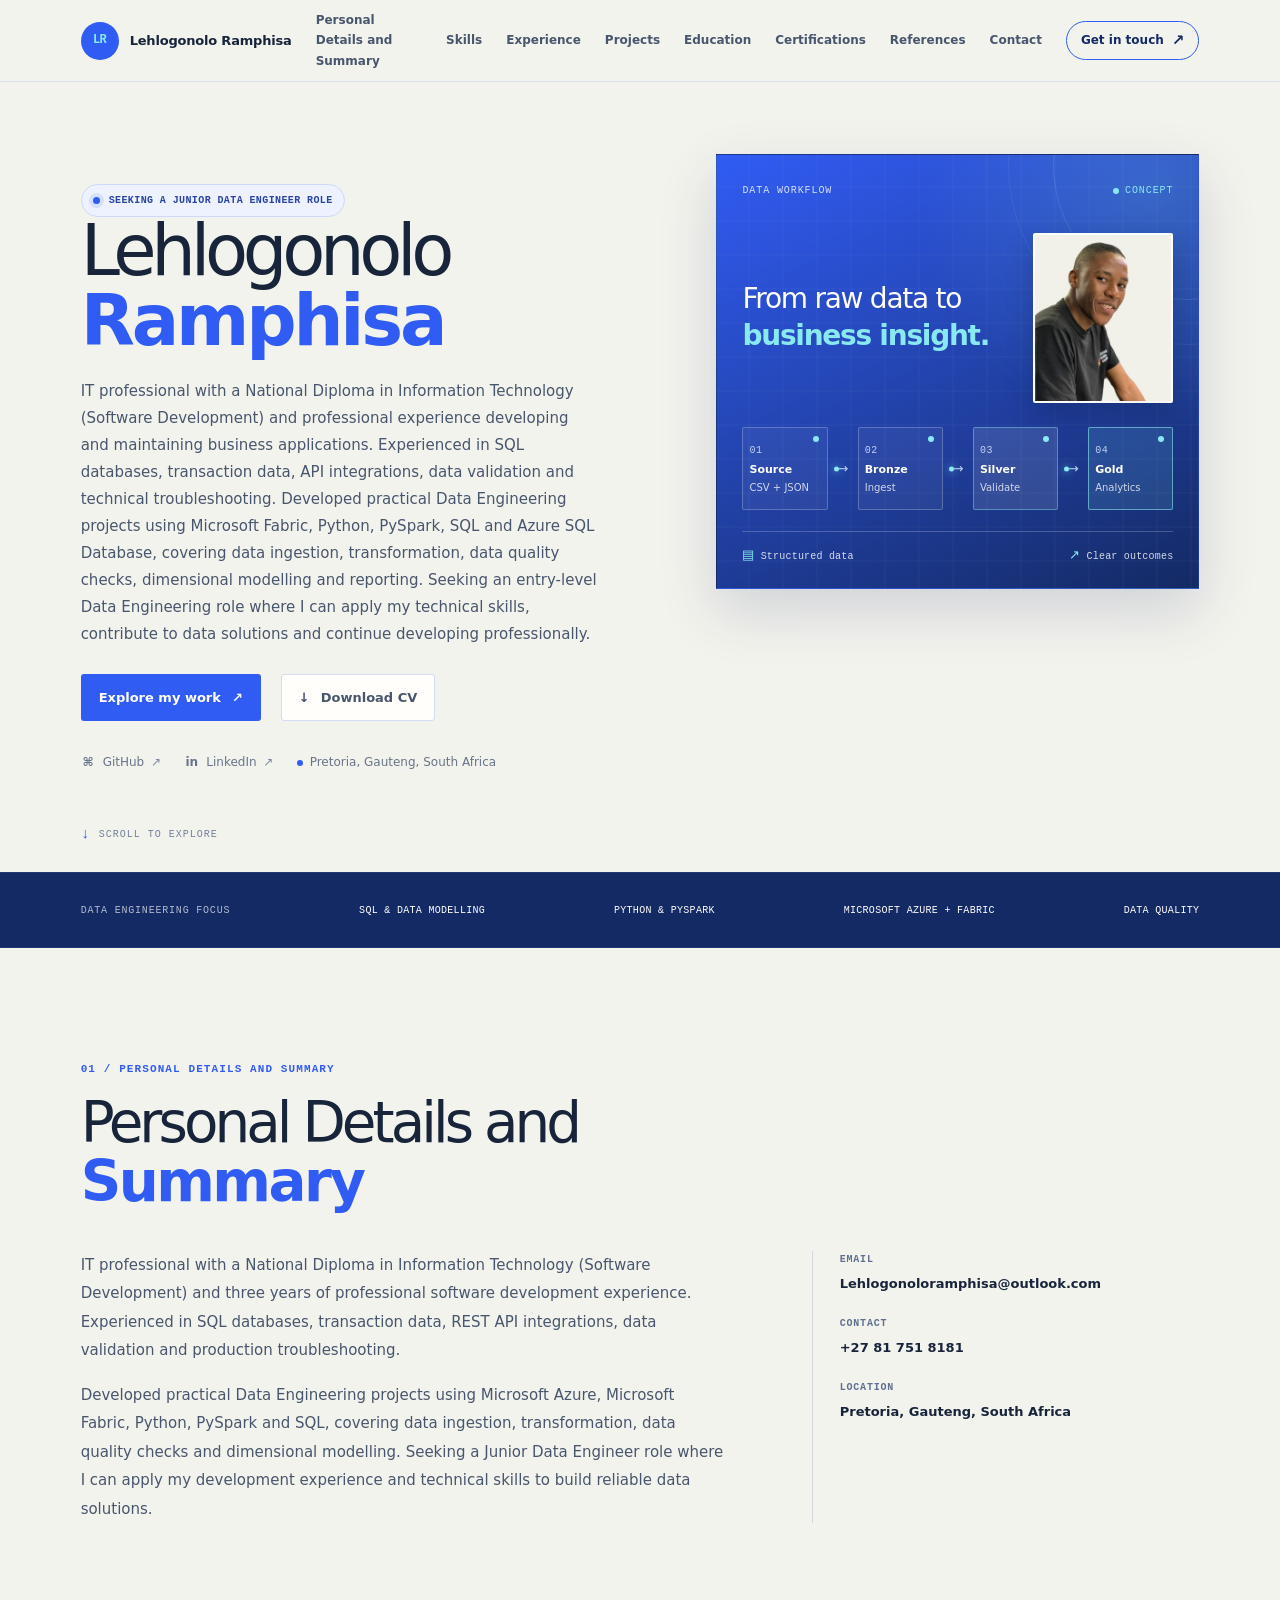
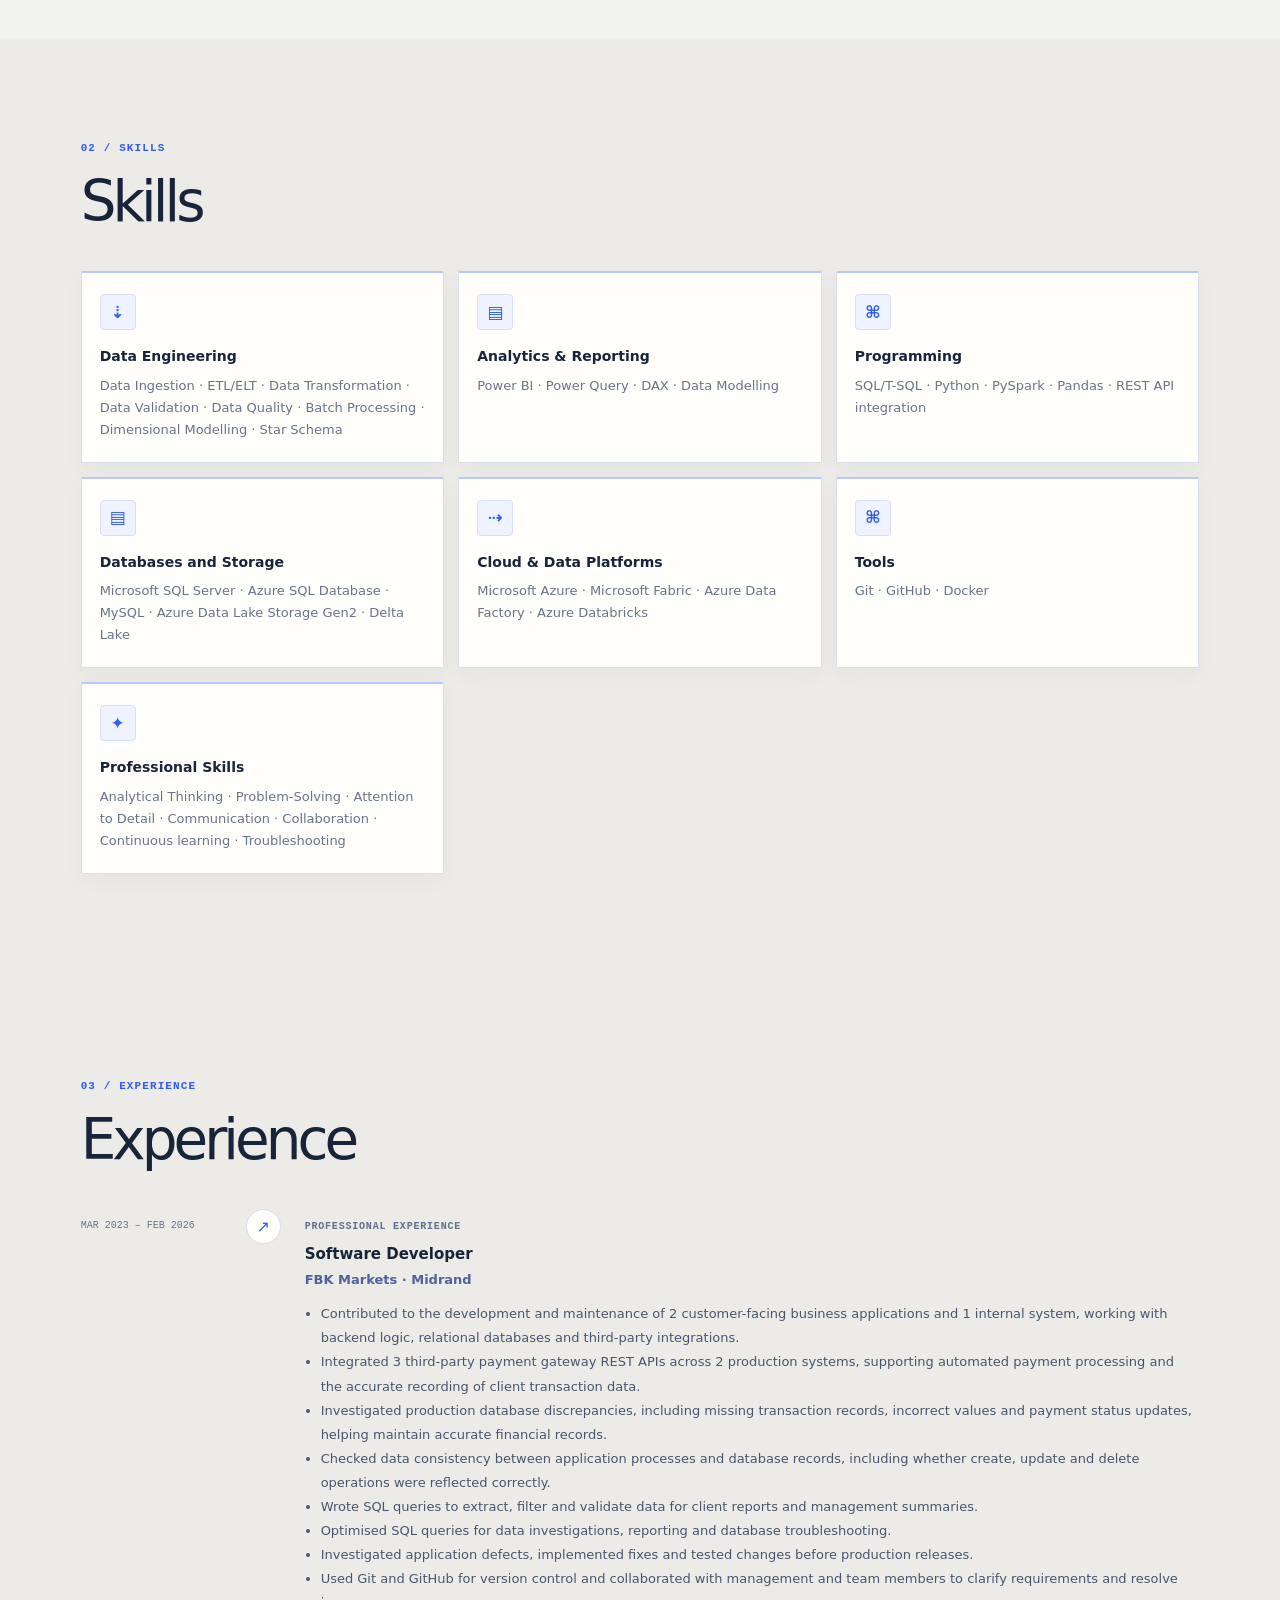
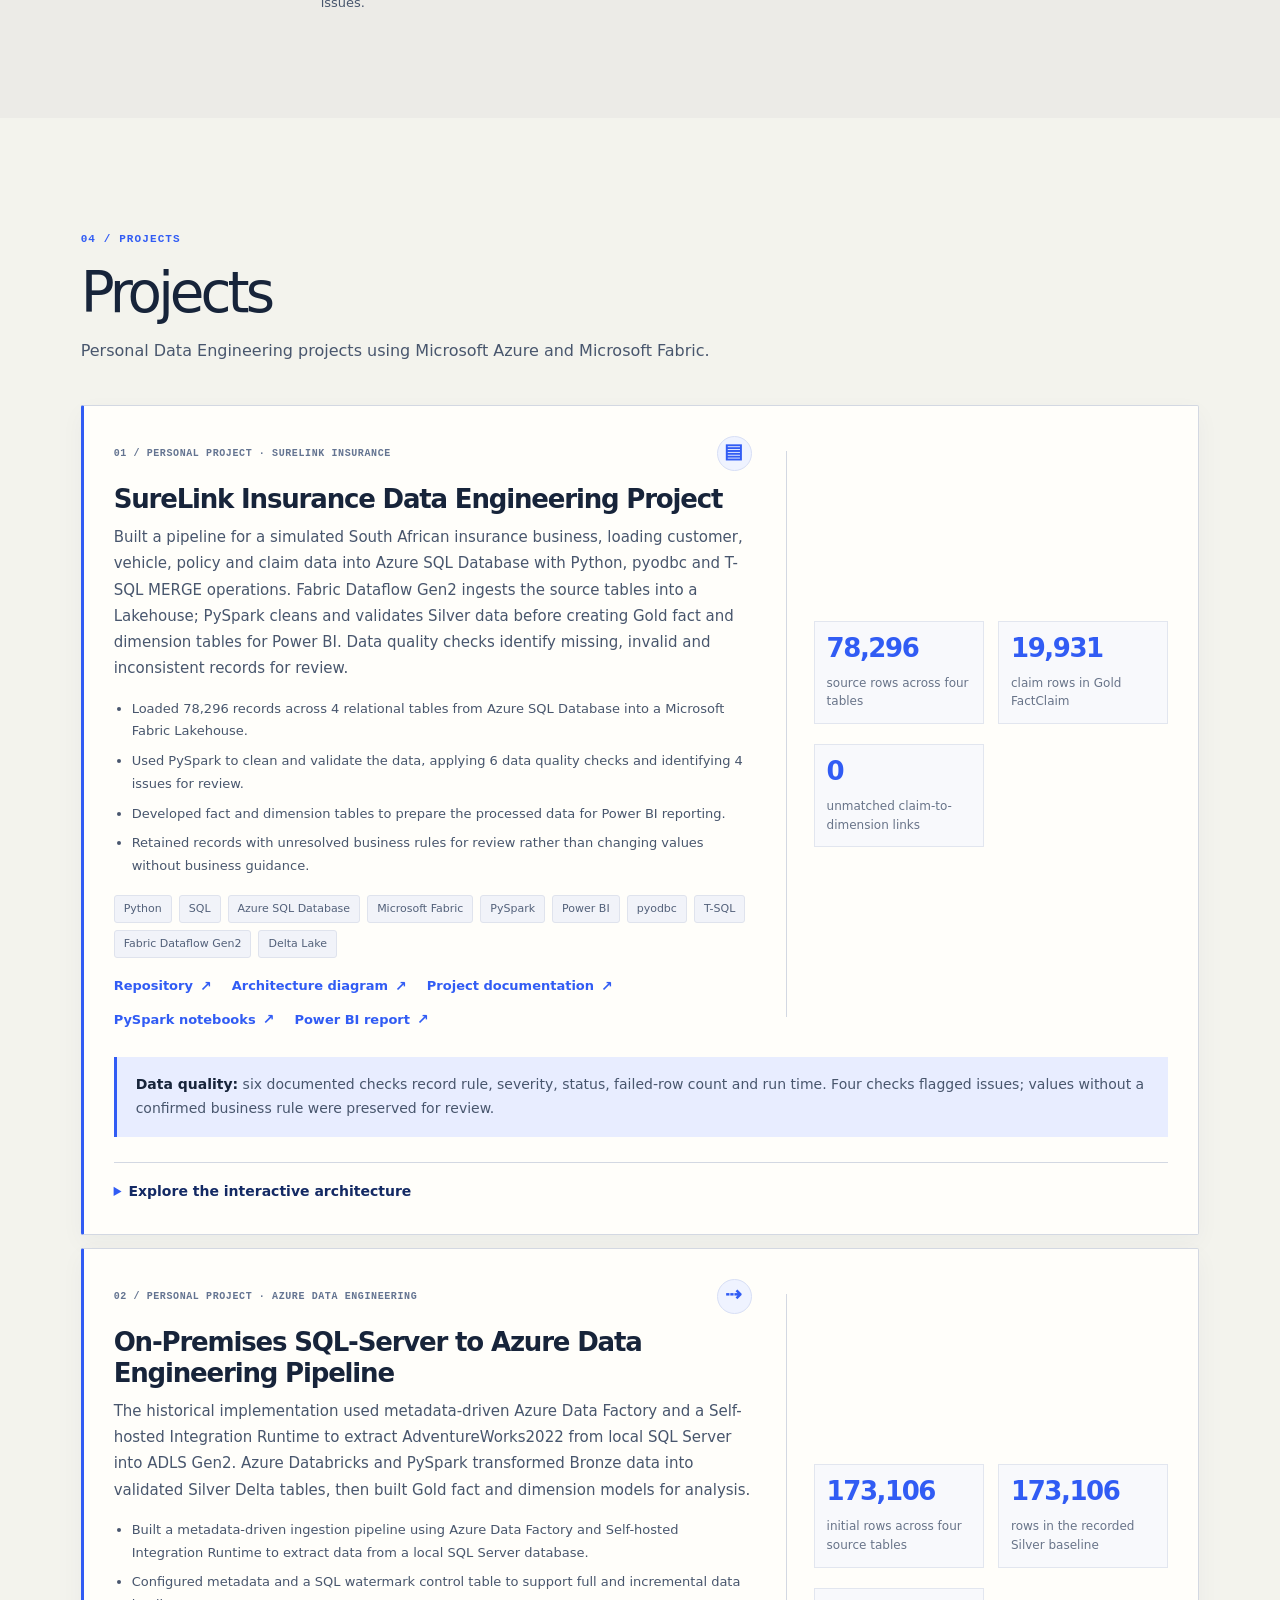
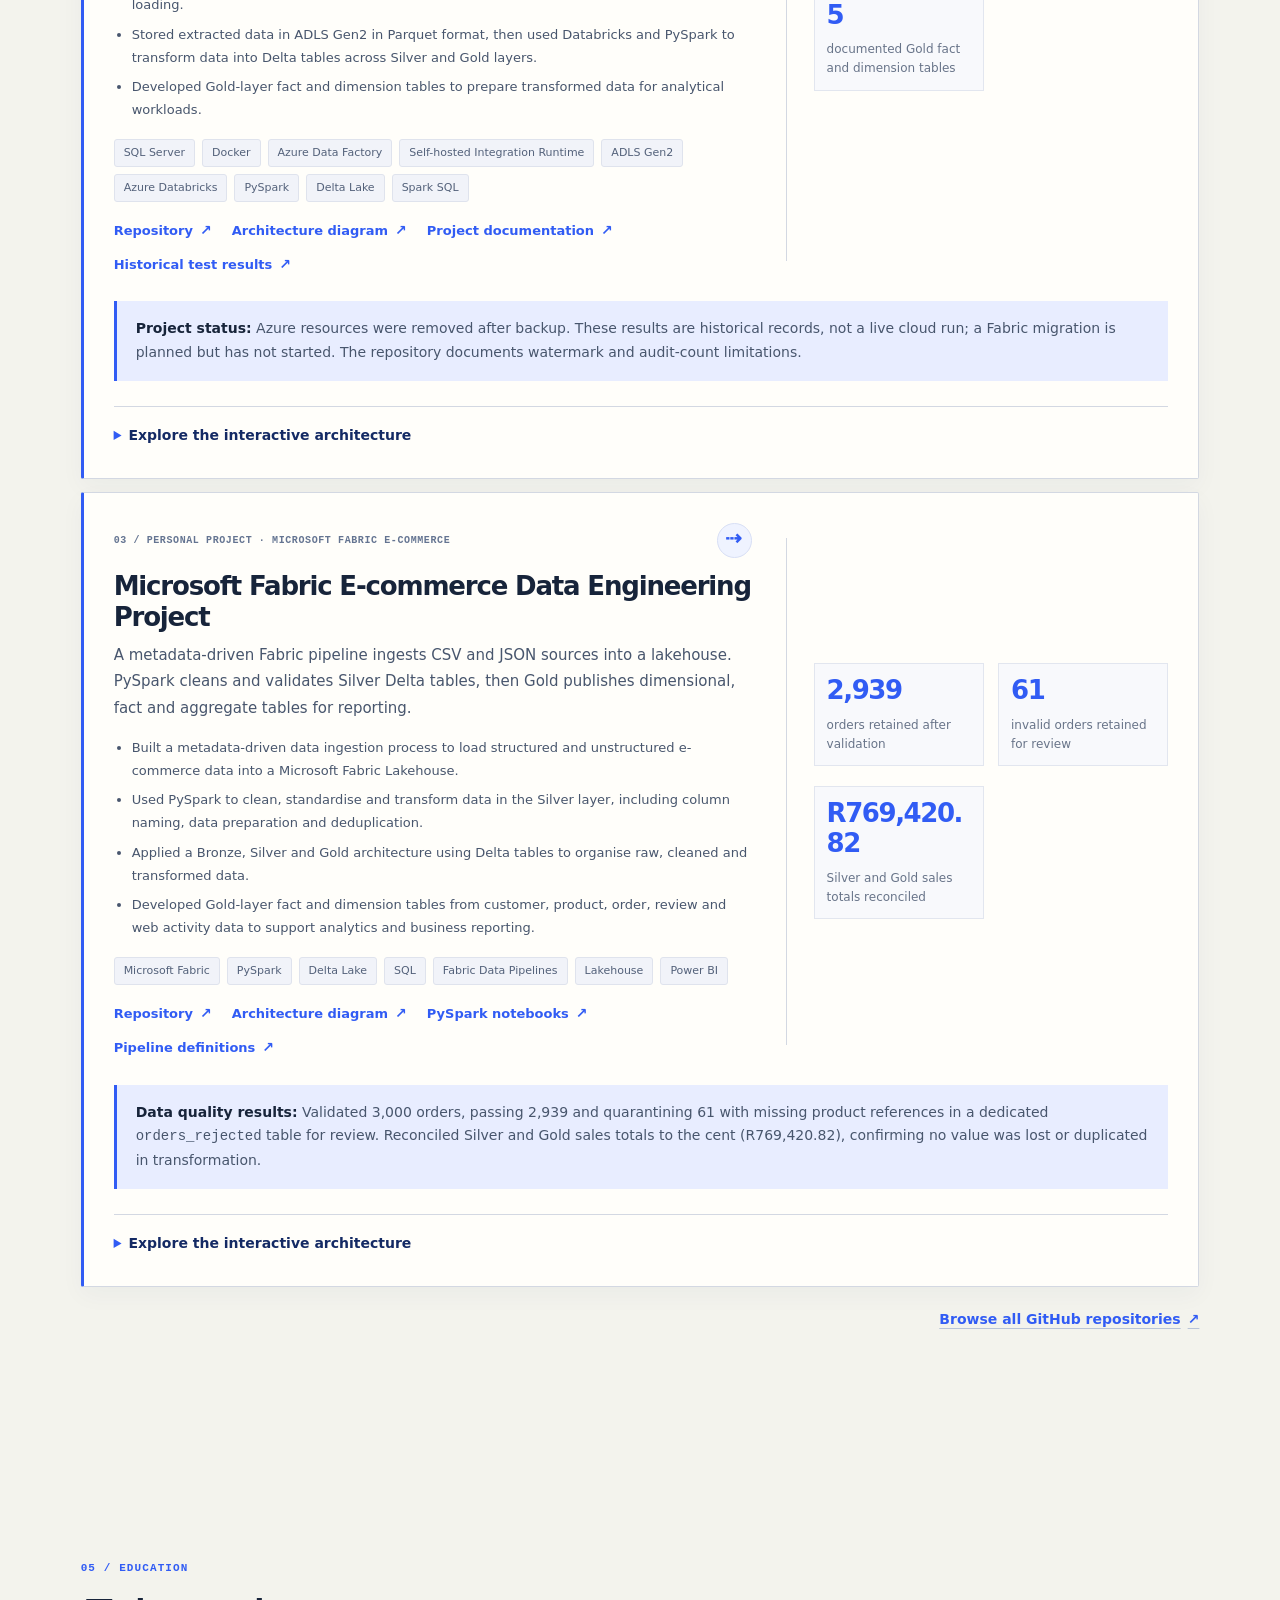
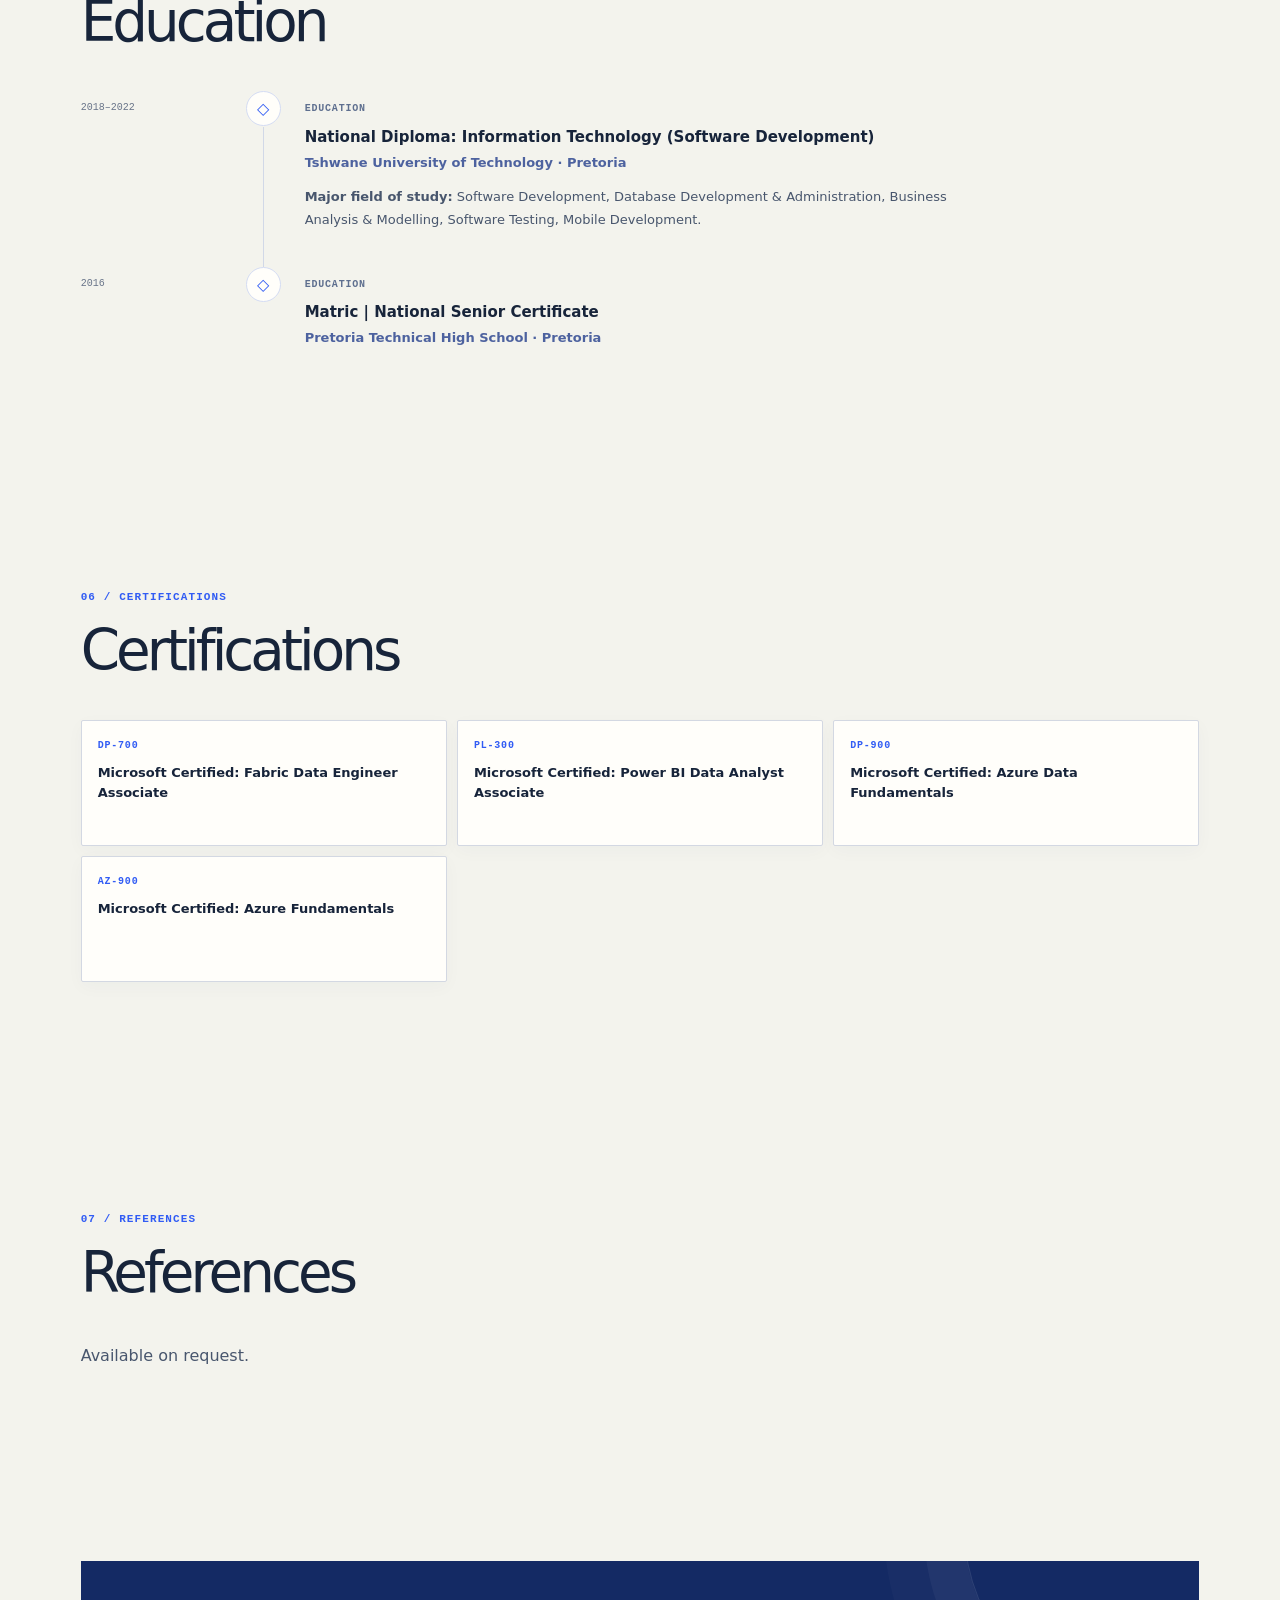
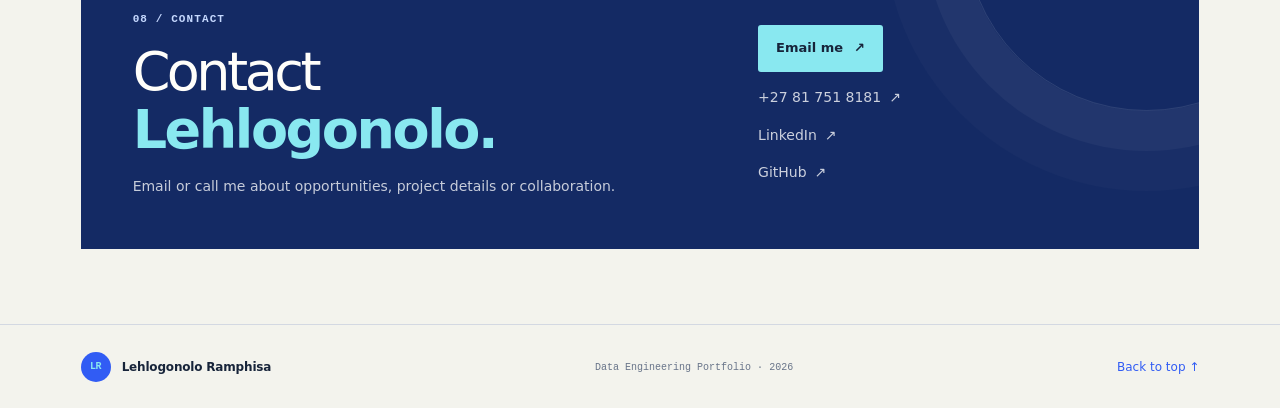
<file: index.html>
<!doctype html>
<html lang="en-ZA">
  <head>
    <meta charset="utf-8" />
    <meta name="viewport" content="width=device-width, initial-scale=1" />
    <meta name="theme-color" content="#f3f3ed" />
    <meta name="author" content="Lehlogonolo Ramphisa" />
    <meta name="description" content="IT professional with a National Diploma in Information Technology (Software Development), three years of software development experience and practical Azure and Fabric projects." />
    <meta name="robots" content="index, follow, max-image-preview:large" />
    <meta property="og:type" content="website" />
    <meta property="og:locale" content="en_ZA" />
    <meta property="og:site_name" content="Lehlogonolo Ramphisa | Data Engineering" />
    <meta property="og:title" content="Lehlogonolo Ramphisa | Junior Data Engineer" />
    <meta property="og:description" content="IT professional with a National Diploma in Information Technology (Software Development), three years of software development experience and practical Azure and Fabric projects." />
    <meta name="twitter:card" content="summary" />
    <meta name="twitter:title" content="Lehlogonolo Ramphisa | Junior Data Engineer" />
    <meta name="twitter:description" content="Three years of software development experience, with practical data engineering projects in Azure and Fabric." />
    <title>Lehlogonolo Ramphisa | Junior Data Engineer</title>
    <link rel="icon" type="image/svg+xml" href="favicon.svg" />
    <link rel="preload" as="image" href="profile%20pictures/PP_1-optimized.jpg" fetchpriority="high" />
    <link rel="stylesheet" href="styles.css" />
    <script src="script.js" defer></script>
    <script type="application/ld+json">
      {
        "@context": "https://schema.org",
        "@type": "Person",
        "name": "Lehlogonolo Ramphisa",
        "jobTitle": "Junior Data Engineer candidate",
        "description": "IT professional with a National Diploma in Information Technology (Software Development) and three years of professional software development experience, seeking a Junior Data Engineer role through practical Azure and Fabric projects.",
        "sameAs": [
          "https://github.com/Lehlogonoloramphisa",
          "https://www.linkedin.com/in/lehlogonolo-ram"
        ],
        "knowsAbout": [
          "Microsoft Azure",
          "Microsoft Fabric",
          "Azure Data Factory",
          "Azure Databricks",
          "Azure Data Lake Storage Gen2",
          "Data ingestion",
          "ETL/ELT",
          "Data transformation",
          "Data validation",
          "Data quality",
          "Batch processing",
          "Dimensional modelling",
          "Star schema",
          "Power BI",
          "Power Query",
          "DAX",
          "SQL and T-SQL",
          "Python",
          "PySpark",
          "Pandas",
          "REST API integration",
          "Microsoft SQL Server",
          "Azure SQL Database",
          "MySQL",
          "Delta Lake",
          "Git and GitHub",
          "Docker",
          "Production troubleshooting"
        ]
      }
    </script>
  </head>
  <body>
    <a class="skip-link" href="#main">Skip to content</a>
    <div class="site-shell">
      <header class="site-header">
        <a class="brand" href="#home" aria-label="Lehlogonolo Ramphisa, home">
          <span class="brand-mark" aria-hidden="true">LR</span>
          <span>Lehlogonolo Ramphisa</span>
        </a>
        <button class="mobile-menu-button" type="button" aria-controls="primary-navigation" aria-expanded="false" aria-label="Open navigation">
          <span></span><span></span>
        </button>
        <nav class="nav-links" id="primary-navigation" aria-label="Primary navigation">
          <a href="#about">Personal Details and Summary</a>
          <a href="#skills">Skills</a>
          <a href="#experience">Experience</a>
          <a href="#projects">Projects</a>
          <a href="#education">Education</a>
          <a href="#certifications">Certifications</a>
          <a href="#references">References</a>
          <a href="#contact">Contact</a>
          <a class="nav-cta" href="#contact">Get in touch <span aria-hidden="true">↗</span></a>
        </nav>
      </header>

      <main id="main">
        <section class="hero section-wrap" id="home" aria-labelledby="hero-title">
          <div class="hero-copy">
            <div class="availability"><span class="availability-dot" aria-hidden="true"></span> SEEKING A JUNIOR DATA ENGINEER ROLE</div>
            <h1 id="hero-title">Lehlogonolo <em>Ramphisa</em></h1>
            <p class="hero-description">IT professional with a National Diploma in Information Technology (Software Development) and professional experience developing and maintaining business applications. Experienced in SQL databases, transaction data, API integrations, data validation and technical troubleshooting. Developed practical Data Engineering projects using Microsoft Fabric, Python, PySpark, SQL and Azure SQL Database, covering data ingestion, transformation, data quality checks, dimensional modelling and reporting. Seeking an entry-level Data Engineering role where I can apply my technical skills, contribute to data solutions and continue developing professionally.</p>
            <div class="hero-actions">
              <a class="button button-primary" href="#projects">Explore my work <span aria-hidden="true">↗</span></a>
              <a class="button button-secondary" href="Resume/Lehlogonolo%20Ramphisa_Resume.pdf" download="Lehlogonolo-Ramphisa-Data-Engineer-CV.pdf"><span aria-hidden="true">↓</span> Download CV</a>
            </div>
            <div class="hero-links">
              <a href="https://github.com/Lehlogonoloramphisa" target="_blank" rel="noopener noreferrer"><span aria-hidden="true">⌘</span> GitHub <span class="external-mark" aria-hidden="true">↗</span></a>
              <a href="https://www.linkedin.com/in/lehlogonolo-ram" target="_blank" rel="noopener noreferrer"><span aria-hidden="true">in</span> LinkedIn <span class="external-mark" aria-hidden="true">↗</span></a>
              <span><i class="location-dot" aria-hidden="true"></i> Pretoria, Gauteng, South Africa</span>
            </div>
          </div>

          <figure class="hero-visual" aria-labelledby="workflow-caption">
            <figcaption class="sr-only" id="workflow-caption">Illustrative Microsoft Fabric lakehouse flow based on the projects below.</figcaption>
            <div class="visual-topline"><span>DATA WORKFLOW</span><span class="live-label"><i aria-hidden="true"></i> CONCEPT</span></div>
            <div class="visual-heading">
              <div class="visual-title">From raw data to<br /><b>business insight.</b></div>
              <img class="hero-profile-photo" src="profile%20pictures/PP_1-optimized.jpg" width="600" height="900" alt="Portrait of Lehlogonolo Ramphisa" decoding="async" fetchpriority="high" />
            </div>
            <div class="pipeline" role="img" aria-label="Source files flow through ingestion, Bronze, Silver and Gold layers to analytics">
              <div class="pipeline-stage stage-source"><span>01</span><strong>Source</strong><small>CSV + JSON</small></div>
              <span class="pipeline-arrow" aria-hidden="true">→</span>
              <div class="pipeline-stage stage-bronze"><span>02</span><strong>Bronze</strong><small>Ingest</small></div>
              <span class="pipeline-arrow" aria-hidden="true">→</span>
              <div class="pipeline-stage stage-silver"><span>03</span><strong>Silver</strong><small>Validate</small></div>
              <span class="pipeline-arrow" aria-hidden="true">→</span>
              <div class="pipeline-stage stage-gold"><span>04</span><strong>Gold</strong><small>Analytics</small></div>
            </div>
            <div class="visual-footer"><span><i aria-hidden="true">▤</i> Structured data</span><span><i aria-hidden="true">↗</i> Clear outcomes</span></div>
          </figure>
          <a class="scroll-cue" href="#about"><span aria-hidden="true">↓</span> SCROLL TO EXPLORE</a>
        </section>

        <div class="trust-strip" role="group" aria-label="Data engineering focus">
          <div class="section-wrap trust-inner"><span>DATA ENGINEERING FOCUS</span><b>SQL &amp; DATA MODELLING</b><b>PYTHON &amp; PYSPARK</b><b>MICROSOFT AZURE + FABRIC</b><b>DATA QUALITY</b></div>
        </div>

        <section class="content-section section-wrap" id="about" aria-labelledby="about-title">
          <div class="section-heading">
            <p class="eyebrow">01 / PERSONAL DETAILS AND SUMMARY</p>
            <h2 id="about-title">Personal Details and <em>Summary</em></h2>
          </div>
          <div class="about-grid">
            <div class="about-copy">
              <p>IT professional with a National Diploma in Information Technology (Software Development) and three years of professional software development experience. Experienced in SQL databases, transaction data, REST API integrations, data validation and production troubleshooting.</p>
              <p>Developed practical Data Engineering projects using Microsoft Azure, Microsoft Fabric, Python, PySpark and SQL, covering data ingestion, transformation, data quality checks and dimensional modelling. Seeking a Junior Data Engineer role where I can apply my development experience and technical skills to build reliable data solutions.</p>
            </div>
            <aside class="about-aside" aria-label="Profile summary">
              <div class="aside-item"><span>EMAIL</span><strong>Lehlogonoloramphisa@outlook.com</strong></div>
              <div class="aside-item"><span>CONTACT</span><strong>+27 81 751 8181</strong></div>
              <div class="aside-item"><span>LOCATION</span><strong>Pretoria, Gauteng, South Africa</strong></div>
            </aside>
          </div>
        </section>







        <section class="skills-section" id="skills" aria-labelledby="skills-title">
          <div class="section-wrap content-section">
            <div class="section-heading">
              <p class="eyebrow">02 / SKILLS</p>
              <h2 id="skills-title">Skills</h2>
            </div>
            <div class="skills-grid">
              <article class="skill-card"><div class="skill-icon" aria-hidden="true">⇣</div><h3>Data Engineering</h3><p>Data Ingestion · ETL/ELT · Data Transformation · Data Validation · Data Quality · Batch Processing · Dimensional Modelling · Star Schema</p></article>
              <article class="skill-card"><div class="skill-icon" aria-hidden="true">▤</div><h3>Analytics &amp; Reporting</h3><p>Power BI · Power Query · DAX · Data Modelling</p></article>
              <article class="skill-card"><div class="skill-icon" aria-hidden="true">⌘</div><h3>Programming</h3><p>SQL/T-SQL · Python · PySpark · Pandas · REST API integration</p></article>
              <article class="skill-card"><div class="skill-icon" aria-hidden="true">▤</div><h3>Databases and Storage</h3><p>Microsoft SQL Server · Azure SQL Database · MySQL · Azure Data Lake Storage Gen2 · Delta Lake</p></article>
              <article class="skill-card"><div class="skill-icon" aria-hidden="true">⇢</div><h3>Cloud &amp; Data Platforms</h3><p>Microsoft Azure · Microsoft Fabric · Azure Data Factory · Azure Databricks</p></article>
              <article class="skill-card"><div class="skill-icon" aria-hidden="true">⌘</div><h3>Tools</h3><p>Git · GitHub · Docker</p></article>
              <article class="skill-card"><div class="skill-icon" aria-hidden="true">✦</div><h3>Professional Skills</h3><p>Analytical Thinking · Problem-Solving · Attention to Detail · Communication · Collaboration · Continuous learning · Troubleshooting</p></article>
            </div>
          </div>
        </section>

        <section class="experience-section" id="experience" aria-labelledby="experience-title">
          <div class="section-wrap content-section">
            <div class="section-heading">
              <p class="eyebrow">03 / EXPERIENCE</p>
              <h2 id="experience-title">Experience</h2>
            </div>
            <div class="timeline">
              <article class="timeline-entry">
                <div class="timeline-date">MAR 2023 – FEB 2026</div><div class="timeline-marker" aria-hidden="true">↗</div>
                <div class="timeline-content"><span class="entry-type">PROFESSIONAL EXPERIENCE</span><h3>Software Developer</h3><h4>FBK Markets · Midrand</h4>
                  <ul><li>Contributed to the development and maintenance of 2 customer-facing business applications and 1 internal system, working with backend logic, relational databases and third-party integrations.</li><li>Integrated 3 third-party payment gateway REST APIs across 2 production systems, supporting automated payment processing and the accurate recording of client transaction data.</li><li>Investigated production database discrepancies, including missing transaction records, incorrect values and payment status updates, helping maintain accurate financial records.</li><li>Checked data consistency between application processes and database records, including whether create, update and delete operations were reflected correctly.</li><li>Wrote SQL queries to extract, filter and validate data for client reports and management summaries.</li><li>Optimised SQL queries for data investigations, reporting and database troubleshooting.</li><li>Investigated application defects, implemented fixes and tested changes before production releases.</li><li>Used Git and GitHub for version control and collaborated with management and team members to clarify requirements and resolve issues.</li></ul>
                </div>
              </article>
            </div>
          </div>
        </section>

        <section class="content-section section-wrap" id="projects" aria-labelledby="projects-title">
          <div class="section-heading">
            <p class="eyebrow">04 / PROJECTS</p>
            <h2 id="projects-title">Projects</h2>
            <p class="section-intro">Personal Data Engineering projects using Microsoft Azure and Microsoft Fabric.</p>
          </div>
          <div class="projects-list">
            <article class="project-card" aria-labelledby="insurance-project-title">
              <div class="project-main">
                <div class="project-meta"><span>01 / PERSONAL PROJECT · SURELINK INSURANCE</span><span class="project-icon" aria-hidden="true">▤</span></div>
                <h3 id="insurance-project-title">SureLink Insurance Data Engineering Project</h3>
                <p class="project-summary">Built a pipeline for a simulated South African insurance business, loading customer, vehicle, policy and claim data into Azure SQL Database with Python, pyodbc and T-SQL MERGE operations. Fabric Dataflow Gen2 ingests the source tables into a Lakehouse; PySpark cleans and validates Silver data before creating Gold fact and dimension tables for Power BI. Data quality checks identify missing, invalid and inconsistent records for review.</p>
                <ul class="project-work-list" aria-label="CV project responsibilities"><li>Loaded 78,296 records across 4 relational tables from Azure SQL Database into a Microsoft Fabric Lakehouse.</li><li>Used PySpark to clean and validate the data, applying 6 data quality checks and identifying 4 issues for review.</li><li>Developed fact and dimension tables to prepare the processed data for Power BI reporting.</li><li>Retained records with unresolved business rules for review rather than changing values without business guidance.</li></ul>
                <ul class="tag-list" aria-label="Technologies used"><li>Python</li><li>SQL</li><li>Azure SQL Database</li><li>Microsoft Fabric</li><li>PySpark</li><li>Power BI</li><li>pyodbc</li><li>T-SQL</li><li>Fabric Dataflow Gen2</li><li>Delta Lake</li></ul>
                <div class="project-links" aria-label="Project resources">
                  <a class="text-link" href="https://github.com/Lehlogonoloramphisa/Surelink_Insurance_Data-Engineering" target="_blank" rel="noopener noreferrer">Repository <span aria-hidden="true">↗</span></a>
                  <a class="text-link" href="https://github.com/Lehlogonoloramphisa/Surelink_Insurance_Data-Engineering/blob/main/architecture/SureLink_Architecture.png" target="_blank" rel="noopener noreferrer">Architecture diagram <span aria-hidden="true">↗</span></a>
                  <a class="text-link" href="https://github.com/Lehlogonoloramphisa/Surelink_Insurance_Data-Engineering/tree/main/Documentation" target="_blank" rel="noopener noreferrer">Project documentation <span aria-hidden="true">↗</span></a>
                  <a class="text-link" href="https://github.com/Lehlogonoloramphisa/Surelink_Insurance_Data-Engineering/tree/main/notebooks" target="_blank" rel="noopener noreferrer">PySpark notebooks <span aria-hidden="true">↗</span></a>
                  <a class="text-link" href="https://github.com/Lehlogonoloramphisa/Surelink_Insurance_Data-Engineering/blob/main/Report/SureLink_Insurance_Claims_Dashboard.pdf" target="_blank" rel="noopener noreferrer">Power BI report <span aria-hidden="true">↗</span></a>
                </div>
              </div>
              <dl class="project-results">
                <div class="result"><dt>78,296</dt><dd>source rows across four tables</dd></div>
                <div class="result"><dt>19,931</dt><dd>claim rows in Gold FactClaim</dd></div>
                <div class="result"><dt>0</dt><dd>unmatched claim-to-dimension links</dd></div>
              </dl>
              <p class="project-evidence"><strong>Data quality:</strong> six documented checks record rule, severity, status, failed-row count and run time. Four checks flagged issues; values without a confirmed business rule were preserved for review.</p>
              <details class="project-details">
                <summary>Explore the interactive architecture</summary>
                <div class="architecture-diagram" data-architecture>
                  <ol class="architecture-flow" aria-label="SureLink short-term insurance data flow">
                    <li><button class="architecture-stage" type="button" aria-pressed="true" data-description="The Azure SQL Database stores customer, vehicle, policy and claim tables. Python and pyodbc load staged batches, and T-SQL MERGE inserts new rows or updates matching records."><span class="architecture-index">01 · SOURCE</span><strong>Azure SQL</strong><small>4 insurance tables</small></button></li>
                    <li><button class="architecture-stage" type="button" aria-pressed="false" data-description="Fabric Dataflow Gen2 reads the four source tables and loads them into the Bronze Lakehouse. The documented load contains 78,296 rows, matching the Azure SQL source counts."><span class="architecture-index">02 · INGEST</span><strong>Dataflow Gen2</strong><small>78,296 rows</small></button></li>
                    <li><button class="architecture-stage" type="button" aria-pressed="false" data-description="SureLink_Bronze_lh retains the ingested customer, vehicle, policy and claim tables as the starting point for downstream processing."><span class="architecture-index">03 · BRONZE</span><strong>Raw landing</strong><small>Bronze Lakehouse</small></button></li>
                    <li><button class="architecture-stage" type="button" aria-pressed="false" data-description="PySpark trims text, converts blank strings to NULL, standardizes selected categories, normalizes email case, checks email formats and records data quality results."><span class="architecture-index">04 · SILVER</span><strong>Clean + validate</strong><small>PySpark + Delta</small></button></li>
                    <li><button class="architecture-stage" type="button" aria-pressed="false" data-description="The Gold layer contains FactClaim with DimCustomer, DimVehicle, DimPolicy and DimDate. The documented model has 19,931 claims and zero unmatched links to those four dimensions."><span class="architecture-index">05 · GOLD</span><strong>Claims model</strong><small>Fact + dimensions</small></button></li>
                    <li><button class="architecture-stage" type="button" aria-pressed="false" data-description="SureLink_Semantic_Model supports three Power BI pages: Claims Overview, Claims Analysis and Data Quality Monitoring."><span class="architecture-index">06 · CONSUME</span><strong>Power BI</strong><small>3 report pages</small></button></li>
                  </ol>
                  <div class="architecture-readout"><span class="readout-label">Selected stage</span><p class="architecture-detail" aria-live="polite">The Azure SQL Database stores customer, vehicle, policy and claim tables. Python and pyodbc load staged batches, and T-SQL MERGE inserts new rows or updates matching records.</p></div>
                </div>
              </details>
            </article>

            <article class="project-card" aria-labelledby="adventureworks-project-title">
              <div class="project-main">
                <div class="project-meta"><span>02 / PERSONAL PROJECT · AZURE DATA ENGINEERING</span><span class="project-icon" aria-hidden="true">⇢</span></div>
                <h3 id="adventureworks-project-title">On-Premises SQL-Server to Azure Data Engineering Pipeline</h3>
                <p class="project-summary">The historical implementation used metadata-driven Azure Data Factory and a Self-hosted Integration Runtime to extract AdventureWorks2022 from local SQL Server into ADLS Gen2. Azure Databricks and PySpark transformed Bronze data into validated Silver Delta tables, then built Gold fact and dimension models for analysis.</p>
                <ul class="project-work-list" aria-label="CV project responsibilities"><li>Built a metadata-driven ingestion pipeline using Azure Data Factory and Self-hosted Integration Runtime to extract data from a local SQL Server database.</li><li>Configured metadata and a SQL watermark control table to support full and incremental data loading.</li><li>Stored extracted data in ADLS Gen2 in Parquet format, then used Databricks and PySpark to transform data into Delta tables across Silver and Gold layers.</li><li>Developed Gold-layer fact and dimension tables to prepare transformed data for analytical workloads.</li></ul>
                <ul class="tag-list" aria-label="Technologies used"><li>SQL Server</li><li>Docker</li><li>Azure Data Factory</li><li>Self-hosted Integration Runtime</li><li>ADLS Gen2</li><li>Azure Databricks</li><li>PySpark</li><li>Delta Lake</li><li>Spark SQL</li></ul>
                <div class="project-links" aria-label="Project resources">
                  <a class="text-link" href="https://github.com/Lehlogonoloramphisa/On-Premises_SQL-Server_to_Azure-Data-Engineering_Pipeline" target="_blank" rel="noopener noreferrer">Repository <span aria-hidden="true">↗</span></a>
                  <a class="text-link" href="https://github.com/Lehlogonoloramphisa/On-Premises_SQL-Server_to_Azure-Data-Engineering_Pipeline/blob/main/05_Documentation/Architecture/AdventureWorks_Azure_Data_Pipeline_Architecture.png" target="_blank" rel="noopener noreferrer">Architecture diagram <span aria-hidden="true">↗</span></a>
                  <a class="text-link" href="https://github.com/Lehlogonoloramphisa/On-Premises_SQL-Server_to_Azure-Data-Engineering_Pipeline/tree/main/05_Documentation" target="_blank" rel="noopener noreferrer">Project documentation <span aria-hidden="true">↗</span></a>
                  <a class="text-link" href="https://github.com/Lehlogonoloramphisa/On-Premises_SQL-Server_to_Azure-Data-Engineering_Pipeline/tree/main/05_Documentation/Testing_Results" target="_blank" rel="noopener noreferrer">Historical test results <span aria-hidden="true">↗</span></a>
                </div>
              </div>
              <dl class="project-results">
                <div class="result"><dt>173,106</dt><dd>initial rows across four source tables</dd></div>
                <div class="result"><dt>173,106</dt><dd>rows in the recorded Silver baseline</dd></div>
                <div class="result"><dt>5</dt><dd>documented Gold fact and dimension tables</dd></div>
              </dl>
              <p class="project-evidence"><strong>Project status:</strong> Azure resources were removed after backup. These results are historical records, not a live cloud run; a Fabric migration is planned but has not started. The repository documents watermark and audit-count limitations.</p>
              <details class="project-details">
                <summary>Explore the interactive architecture</summary>
                <div class="architecture-diagram" data-architecture>
                  <ol class="architecture-flow" aria-label="AdventureWorks Azure data flow">
                    <li><button class="architecture-stage" type="button" aria-pressed="true" data-description="AdventureWorks2022 runs on a local SQL Server 2022 instance; the initial project load covers Customer, SalesOrderHeader, SalesOrderDetail and Product."><span class="architecture-index">01 · SOURCE</span><strong>SQL Server</strong><small>4 AdventureWorks tables</small></button></li>
                    <li><button class="architecture-stage" type="button" aria-pressed="false" data-description="Metadata-driven Azure Data Factory pipelines use a Self-hosted Integration Runtime to extract the local SQL Server tables. The recorded implementation includes full and incremental loads."><span class="architecture-index">02 · INGEST</span><strong>Azure Data Factory</strong><small>Metadata + watermarks</small></button></li>
                    <li><button class="architecture-stage" type="button" aria-pressed="false" data-description="Azure Data Lake Storage Gen2 holds raw Parquet data in table-based Bronze folders before transformation."><span class="architecture-index">03 · BRONZE</span><strong>ADLS Gen2</strong><small>Raw Parquet files</small></button></li>
                    <li><button class="architecture-stage" type="button" aria-pressed="false" data-description="Azure Databricks and PySpark clean, deduplicate and validate the four source tables, then write managed Delta tables in Silver."><span class="architecture-index">04 · SILVER</span><strong>Databricks + Delta</strong><small>173,106 baseline rows</small></button></li>
                    <li><button class="architecture-stage" type="button" aria-pressed="false" data-description="The Gold model contains dim_date, dim_customer, dim_product, fact_sales_line and fact_sales_order for analytical queries."><span class="architecture-index">05 · GOLD</span><strong>Fact + dimensions</strong><small>5 documented tables</small></button></li>
                    <li><button class="architecture-stage" type="button" aria-pressed="false" data-description="The project investigates Spark SQL execution plans, joins, aggregations, shuffle behaviour and analytical queries."><span class="architecture-index">06 · ANALYTICS</span><strong>Spark SQL</strong><small>Query investigation</small></button></li>
                  </ol>
                  <div class="architecture-readout"><span class="readout-label">Selected stage</span><p class="architecture-detail" aria-live="polite">AdventureWorks2022 runs on a local SQL Server 2022 instance; the initial project load covers Customer, SalesOrderHeader, SalesOrderDetail and Product.</p></div>
                </div>
              </details>
            </article>




            <article class="project-card" aria-labelledby="ecommerce-project-title">
              <div class="project-main">
                <div class="project-meta"><span>03 / PERSONAL PROJECT · MICROSOFT FABRIC E-COMMERCE</span><span class="project-icon" aria-hidden="true">⇢</span></div>
                <h3 id="ecommerce-project-title">Microsoft Fabric E-commerce Data Engineering Project</h3>
                <p class="project-summary">A metadata-driven Fabric pipeline ingests CSV and JSON sources into a lakehouse. PySpark cleans and validates Silver Delta tables, then Gold publishes dimensional, fact and aggregate tables for reporting.</p>
                <ul class="project-work-list" aria-label="CV project responsibilities"><li>Built a metadata-driven data ingestion process to load structured and unstructured e-commerce data into a Microsoft Fabric Lakehouse.</li><li>Used PySpark to clean, standardise and transform data in the Silver layer, including column naming, data preparation and deduplication.</li><li>Applied a Bronze, Silver and Gold architecture using Delta tables to organise raw, cleaned and transformed data.</li><li>Developed Gold-layer fact and dimension tables from customer, product, order, review and web activity data to support analytics and business reporting.</li></ul>
                <ul class="tag-list" aria-label="Technologies used"><li>Microsoft Fabric</li><li>PySpark</li><li>Delta Lake</li><li>SQL</li><li>Fabric Data Pipelines</li><li>Lakehouse</li><li>Power BI</li></ul>
                <div class="project-links" aria-label="Project resources">
                  <a class="text-link" href="https://github.com/Lehlogonoloramphisa/Microsoft-Fabric-E-commerce_Data_Engineering" target="_blank" rel="noopener noreferrer">Repository <span aria-hidden="true">↗</span></a>
                  <a class="text-link" href="https://github.com/Lehlogonoloramphisa/Microsoft-Fabric-E-commerce_Data_Engineering/blob/main/architecture/medallion-architecture.png" target="_blank" rel="noopener noreferrer">Architecture diagram <span aria-hidden="true">↗</span></a>
                  <a class="text-link" href="https://github.com/Lehlogonoloramphisa/Microsoft-Fabric-E-commerce_Data_Engineering/tree/main/notebooks" target="_blank" rel="noopener noreferrer">PySpark notebooks <span aria-hidden="true">↗</span></a>
                  <a class="text-link" href="https://github.com/Lehlogonoloramphisa/Microsoft-Fabric-E-commerce_Data_Engineering/tree/main/pipelines" target="_blank" rel="noopener noreferrer">Pipeline definitions <span aria-hidden="true">↗</span></a>
                </div>
              </div>
              <dl class="project-results">
                <div class="result"><dt>2,939</dt><dd>orders retained after validation</dd></div>
                <div class="result"><dt>61</dt><dd>invalid orders retained for review</dd></div>
                <div class="result"><dt>R769,420.82</dt><dd>Silver and Gold sales totals reconciled</dd></div>
              </dl>
              <p class="project-evidence"><strong>Data quality results:</strong> Validated 3,000 orders, passing 2,939 and quarantining 61 with missing product references in a dedicated <code>orders_rejected</code> table for review. Reconciled Silver and Gold sales totals to the cent (R769,420.82), confirming no value was lost or duplicated in transformation.</p>
              <details class="project-details">
                <summary>Explore the interactive architecture</summary>
                <div class="architecture-diagram" data-architecture>
                  <ol class="architecture-flow" aria-label="E-commerce data flow">
                    <li><button class="architecture-stage" type="button" aria-pressed="true" data-description="Structured CSV and semi-structured JSON cover customers, products, orders, reviews, social posts and web events."><span class="architecture-index">01 · SOURCE</span><strong>CSV + JSON</strong><small>6 source domains</small></button></li>
                    <li><button class="architecture-stage" type="button" aria-pressed="false" data-description="Two Fabric pipelines stage metadata, iterate over file definitions, then delete and recopy destination files for a full-refresh run."><span class="architecture-index">02 · INGEST</span><strong>Fabric pipelines</strong><small>Metadata-driven</small></button></li>
                    <li><button class="architecture-stage" type="button" aria-pressed="false" data-description="The Bronze Lakehouse keeps the copied source files available for downstream notebook processing."><span class="architecture-index">03 · BRONZE</span><strong>Raw landing</strong><small>CSV + JSON files</small></button></li>
                    <li><button class="architecture-stage" type="button" aria-pressed="false" data-description="PySpark standardizes fields, converts types, filters invalid values and deduplicates; 61 orders with missing customer or product references are retained in orders_rejected."><span class="architecture-index">04 · SILVER</span><strong>Clean + validate</strong><small>Delta tables</small></button></li>
                    <li><button class="architecture-stage" type="button" aria-pressed="false" data-description="Gold creates dim_customer, dim_product, dim_date, fact_orders, agg_product_reviews, agg_social_sentiment and agg_web_engagement Delta tables."><span class="architecture-index">05 · GOLD</span><strong>Facts + aggregates</strong><small>7 analytical tables</small></button></li>
                    <li><button class="architecture-stage" type="button" aria-pressed="false" data-description="The saved notebook output reconciles Silver order sales to Gold fact sales at R769,420.82 before downstream Power BI reporting."><span class="architecture-index">06 · CONSUME</span><strong>Power BI</strong><small>Reconciled output</small></button></li>
                  </ol>
                  <div class="architecture-readout"><span class="readout-label">Selected stage</span><p class="architecture-detail" aria-live="polite">Structured CSV and semi-structured JSON cover customers, products, orders, reviews, social posts and web events.</p></div>
                </div>
              </details>
            </article>

          </div>
          <a class="all-projects-link" href="https://github.com/Lehlogonoloramphisa?tab=repositories" target="_blank" rel="noopener noreferrer">Browse all GitHub repositories <span aria-hidden="true">↗</span></a>
        </section>

        <section class="content-section section-wrap" id="education" aria-labelledby="education-title">
          <div class="section-heading">
            <p class="eyebrow">05 / EDUCATION</p>
            <h2 id="education-title">Education</h2>
          </div>
          <div class="timeline">
            <article class="timeline-entry">
              <div class="timeline-date">2018–2022</div><div class="timeline-marker" aria-hidden="true">◇</div>
              <div class="timeline-content"><span class="entry-type">EDUCATION</span><h3>National Diploma: Information Technology (Software Development)</h3><h4>Tshwane University of Technology · Pretoria</h4>
                <p><strong>Major field of study:</strong> Software Development, Database Development &amp; Administration, Business Analysis &amp; Modelling, Software Testing, Mobile Development.</p>
              </div>
            </article>
            <article class="timeline-entry">
              <div class="timeline-date">2016</div><div class="timeline-marker" aria-hidden="true">◇</div>
              <div class="timeline-content"><span class="entry-type">EDUCATION</span><h3>Matric | National Senior Certificate</h3><h4>Pretoria Technical High School · Pretoria</h4></div>
            </article>
          </div>
        </section>

        <section class="certifications-section" id="certifications" aria-labelledby="certifications-title">
          <div class="section-wrap content-section">
            <div class="section-heading">
              <p class="eyebrow">06 / CERTIFICATIONS</p>
              <h2 id="certifications-title">Certifications</h2>
            </div>
            <div class="credentials-grid">
              <div class="credential-card"><span class="credential-code">DP-700</span><strong>Microsoft Certified: Fabric Data Engineer Associate</strong></div>
              <div class="credential-card"><span class="credential-code">PL-300</span><strong>Microsoft Certified: Power BI Data Analyst Associate</strong></div>
              <div class="credential-card"><span class="credential-code">DP-900</span><strong>Microsoft Certified: Azure Data Fundamentals</strong></div>
              <div class="credential-card"><span class="credential-code">AZ-900</span><strong>Microsoft Certified: Azure Fundamentals</strong></div>
            </div>
          </div>
        </section>





        <section class="content-section section-wrap" id="references" aria-labelledby="references-title">
          <div class="section-heading">
            <p class="eyebrow">07 / REFERENCES</p>
            <h2 id="references-title">References</h2>
          </div>
          <p class="section-intro">Available on request.</p>
        </section>

        <section class="contact-section section-wrap" id="contact" aria-labelledby="contact-title">
          <div class="contact-panel">
            <div><p class="eyebrow">08 / CONTACT</p><h2 id="contact-title">Contact<br /><em>Lehlogonolo.</em></h2><p class="contact-copy">Email or call me about opportunities, project details or collaboration.</p></div>
            <div class="contact-actions"><a class="button button-light" href="mailto:Lehlogonoloramphisa@outlook.com">Email me <span aria-hidden="true">↗</span></a><a href="tel:+27817518181">+27 81 751 8181 <span aria-hidden="true">↗</span></a><a href="https://www.linkedin.com/in/lehlogonolo-ram" target="_blank" rel="noopener noreferrer">LinkedIn <span aria-hidden="true">↗</span></a><a href="https://github.com/Lehlogonoloramphisa" target="_blank" rel="noopener noreferrer">GitHub <span aria-hidden="true">↗</span></a></div>
          </div>
        </section>
      </main>

      <footer class="site-footer section-wrap"><a class="brand" href="#home"><span class="brand-mark" aria-hidden="true">LR</span><span>Lehlogonolo Ramphisa</span></a><span>Data Engineering Portfolio · <span id="year">2026</span></span><a href="#home">Back to top ↑</a></footer>
    </div>
  </body>
</html>
</file>
<file: styles.css>
:root {
  color-scheme: light;
  --paper: #f3f3ed;
  --paper-deep: #ecebe7;
  --ink: #17243a;
  --ink-soft: #48566d;
  --muted: #687489;
  --line: #d3d8e2;
  --blue: #315cf4;
  --blue-deep: #142a64;
  --blue-soft: #e8edff;
  --aqua: #89e8f0;
  --white: #fffefa;
  --sans: Inter, "Segoe UI Variable", "Segoe UI", system-ui, -apple-system, BlinkMacSystemFont, Roboto, Arial, sans-serif;
  --mono: "Cascadia Code", "SFMono-Regular", Consolas, "Liberation Mono", monospace;
  --page-width: 1320px;
  --gutter: clamp(22px, 6.3vw, 96px);
}

*, *::before, *::after { box-sizing: border-box; }
html { width: 100%; max-width: 100%; overflow-x: clip; scroll-behavior: smooth; scroll-padding-top: 98px; }
body { width: 100%; max-width: 100%; min-width: 0; margin: 0; overflow-x: clip; background: var(--paper); color: var(--ink); font-family: var(--sans); font-size: 15px; line-height: 1.7; -webkit-font-smoothing: antialiased; text-rendering: optimizeLegibility; }
main, section, article, nav, figure, aside, div { min-width: 0; }
a { color: inherit; text-decoration: none; -webkit-tap-highlight-color: transparent; }
button { font: inherit; }
img { display: block; max-width: 100%; }
::selection { background: var(--aqua); color: var(--ink); }
a:focus-visible, button:focus-visible { outline: 3px solid #315cf4; outline-offset: 4px; }

.skip-link { position: fixed; z-index: 100; top: 10px; left: 10px; padding: 11px 14px; transform: translateY(-160%); border-radius: 3px; background: var(--ink); color: var(--white); }
.skip-link:focus { transform: translateY(0); }
.site-shell { width: 100%; max-width: 100%; min-width: 0; overflow-x: clip; }
.section-wrap { width: min(100%, var(--page-width)); margin: 0 auto; padding-right: var(--gutter); padding-left: var(--gutter); }

.site-header { position: sticky; z-index: 30; top: 0; display: flex; min-height: 82px; align-items: center; justify-content: space-between; gap: 24px; padding: 0 max(var(--gutter), calc((100% - var(--page-width)) / 2)); border-bottom: 1px solid rgb(49 92 244 / 13%); background: rgb(243 243 237 / 94%); backdrop-filter: blur(16px); }
.brand { display: inline-flex; min-width: 0; flex: 0 0 auto; align-items: center; gap: 11px; color: var(--ink); font-size: 13px; font-weight: 700; letter-spacing: -.015em; line-height: 1.2; }
.brand-mark { display: grid; width: 38px; height: 38px; flex: 0 0 auto; place-items: center; border-radius: 50%; background: var(--blue); color: var(--aqua); font-family: var(--mono); font-size: 12px; letter-spacing: -.05em; }
.nav-links { display: flex; align-items: center; justify-content: flex-end; gap: clamp(12px, 1.9vw, 24px); color: var(--ink-soft); font-size: 12px; font-weight: 600; }
.nav-links > a:not(.nav-cta) { position: relative; padding: 9px 0; transition: color .2s ease; }
.nav-links > a:not(.nav-cta)::after { position: absolute; right: 0; bottom: 3px; left: 0; height: 1px; transform: scaleX(0); transform-origin: left; background: var(--blue); content: ""; transition: transform .2s ease; }
.nav-links > a:not(.nav-cta):hover, .nav-links > a[aria-current="location"] { color: var(--blue); }
.nav-links > a:not(.nav-cta):hover::after, .nav-links > a[aria-current="location"]::after { transform: scaleX(1); }
.nav-cta { display: inline-flex; min-height: 39px; align-items: center; justify-content: center; gap: 8px; padding: 0 14px; border: 1px solid var(--blue); border-radius: 999px; color: var(--blue-deep); font-size: 12px; font-weight: 700; white-space: nowrap; transition: background .2s ease, color .2s ease; }
.nav-cta:hover { background: var(--blue); color: var(--white); }
.nav-cta span { font-size: 15px; }
.mobile-menu-button { display: none; }

.hero { position: relative; display: grid; min-height: min(790px, calc(100svh - 82px)); grid-template-columns: minmax(0, 1.03fr) minmax(0, .9fr); align-items: center; gap: clamp(35px, 6.5vw, 92px); padding-top: 72px; padding-bottom: 78px; }
.hero-copy { position: relative; z-index: 2; min-width: 0; padding: 15px 0 6px; }
.availability { display: inline-flex; max-width: 100%; align-items: center; gap: 9px; padding: 8px 11px; border: 1px solid #cdd8fa; border-radius: 999px; background: #eef2ff; color: #2845a1; font-family: var(--mono); font-size: 10px; font-weight: 600; letter-spacing: .04em; line-height: 1.5; }
.availability-dot, .location-dot { display: inline-block; width: 7px; height: 7px; flex: 0 0 auto; border-radius: 50%; background: #315cf4; box-shadow: 0 0 0 4px rgb(49 92 244 / 13%); }
.hero-kicker, .eyebrow { color: var(--blue); font-family: var(--mono); font-size: 11px; font-weight: 600; letter-spacing: .1em; text-transform: uppercase; }
.hero-kicker { margin: 27px 0 13px; }
.hero h1 { max-width: 680px; margin: 0; color: var(--ink); font-size: clamp(48px, 5.5vw, 76px); font-weight: 500; letter-spacing: -.075em; line-height: .99; overflow-wrap: anywhere; }
.hero h1 em, .section-heading h2 em, .contact-panel h2 em { color: var(--blue); font-family: var(--sans); font-style: normal; font-weight: 600; letter-spacing: -.045em; }
.hero-description { max-width: 520px; margin: 22px 0 26px; color: var(--ink-soft); font-size: 15px; line-height: 1.8; }
.hero-actions { display: flex; flex-wrap: wrap; align-items: center; gap: 12px 20px; }
.button { display: inline-flex; min-height: 47px; align-items: center; justify-content: center; gap: 11px; padding: 11px 17px; border: 1px solid transparent; border-radius: 3px; font-size: 13px; font-weight: 700; transition: transform .2s ease, background .2s ease, color .2s ease; }
.button:hover { transform: translateY(-2px); }
.button-primary { background: var(--blue); color: var(--white); }
.button-primary:hover { background: var(--blue-deep); }
.button-secondary { border-color: #d2dcf7; background: var(--white); color: var(--ink-soft); }
.button-secondary:hover { background: var(--paper-deep); }
.hero-links { display: flex; flex-wrap: wrap; align-items: center; gap: 16px 23px; margin-top: 31px; color: var(--muted); font-size: 12px; }
.hero-links a, .hero-links > span { display: inline-flex; align-items: center; gap: 7px; }
.hero-links a:hover { color: var(--blue); }
.hero-links a > span:first-child { display: inline-grid; min-width: 15px; place-items: center; font-weight: 700; }
.external-mark { color: #7a88a2; font-size: 12px; }
.location-dot { width: 6px; height: 6px; box-shadow: none; }

.hero-visual { position: relative; align-self: start; width: 100%; min-width: 0; min-height: 390px; margin: 0; overflow: hidden; padding: 27px 25px 21px; border: 1px solid rgb(20 42 100 / 12%); border-radius: 0; background: linear-gradient(90deg, transparent 31px, rgb(255 255 255 / 4%) 32px, transparent 33px) 0 0 / 34px 34px, linear-gradient(transparent 31px, rgb(255 255 255 / 4%) 32px, transparent 33px) 0 0 / 34px 34px, radial-gradient(circle at 91% 8%, rgb(137 232 240 / 18%), transparent 15rem), linear-gradient(155deg, #315cf4, #142a64); color: var(--white); box-shadow: 0 22px 54px rgb(20 42 100 / 16%); }
.visual-topline, .visual-footer { position: relative; z-index: 2; display: flex; align-items: center; justify-content: space-between; gap: 12px; }
.visual-topline { color: rgb(255 255 255 / 80%); font-family: var(--mono); font-size: 10px; letter-spacing: .09em; }
.live-label { display: inline-flex; align-items: center; gap: 6px; color: var(--aqua); font-size: 10px; white-space: nowrap; }
.live-label i { width: 6px; height: 6px; border-radius: 50%; background: var(--aqua); }
.visual-heading { position: relative; z-index: 2; display: flex; align-items: center; justify-content: space-between; gap: 12px; margin: 34px 0 24px; }
.visual-title { min-width: 0; color: var(--white); font: 500 clamp(22px, 2.6vw, 28px)/1.32 var(--sans); letter-spacing: -.045em; }
.visual-title b { color: var(--aqua); font-weight: 600; }
.hero-profile-photo { width: 140px; height: 170px; flex: 0 0 140px; overflow: hidden; border: 2px solid rgb(255 255 255 / 88%); border-radius: 2px; background: #f1f0e9; object-fit: cover; object-position: 50% 16%; box-shadow: 0 10px 26px rgb(13 31 76 / 30%); }
.pipeline { position: relative; z-index: 2; display: grid; grid-template-columns: minmax(0, 1fr) auto minmax(0, 1fr) auto minmax(0, 1fr) auto minmax(0, 1fr); align-items: center; gap: 6px; }
.pipeline-stage { position: relative; display: flex; min-width: 0; min-height: 83px; flex-direction: column; justify-content: center; gap: 4px; padding: 9px 6px; border: 1px solid rgb(255 255 255 / 23%); border-radius: 2px; background: rgb(255 255 255 / 5%); }
.pipeline-stage::after { position: absolute; top: 8px; right: 8px; width: 6px; height: 6px; border-radius: 50%; background: var(--aqua); box-shadow: 0 0 0 0 rgb(137 232 240 / 16%); content: ""; animation: pipelineNodePulse 2.2s ease-in-out infinite; }
.stage-bronze::after { animation-delay: .45s; }
.stage-silver::after { animation-delay: .9s; }
.stage-gold::after { animation-delay: 1.35s; }
.pipeline-stage > span { color: rgb(218 230 255 / 85%); font-family: var(--mono); font-size: 10px; letter-spacing: .06em; }
.pipeline-stage strong { color: var(--white); font-size: 11px; font-weight: 700; line-height: 1.25; }
.pipeline-stage small { color: rgb(255 255 255 / 78%); font-size: 10px; line-height: 1.35; overflow-wrap: anywhere; }
.stage-silver { border-color: rgb(137 232 240 / 42%); background: rgb(255 255 255 / 11%); }
.stage-gold { border-color: rgb(137 232 240 / 58%); background: rgb(137 232 240 / 12%); }
.pipeline-arrow { position: relative; display: block; width: 18px; height: 16px; color: transparent; font-size: 0; }
.pipeline-arrow::before { position: absolute; inset: 0; color: rgb(219 234 255 / 85%); content: "\2192"; font-size: 13px; line-height: 16px; text-align: center; }
.pipeline-arrow::after { position: absolute; top: 50%; left: 0; width: 5px; height: 5px; transform: translateY(-50%); border-radius: 50%; background: var(--aqua); box-shadow: 0 0 9px rgb(137 232 240 / 80%); content: ""; animation: pipelineSignal 2.2s ease-in-out infinite; }
.pipeline-arrow:nth-child(4)::after { animation-delay: .55s; }
.pipeline-arrow:nth-child(6)::after { animation-delay: 1.1s; }
@keyframes pipelineSignal { 0%, 12% { left: 0; opacity: 0; } 20% { opacity: 1; } 82% { left: calc(100% - 5px); opacity: 1; } 100% { left: calc(100% - 5px); opacity: 0; } }
@keyframes pipelineNodePulse { 0%, 100% { opacity: .48; box-shadow: 0 0 0 0 rgb(137 232 240 / 12%); } 50% { opacity: 1; box-shadow: 0 0 0 5px rgb(137 232 240 / 22%); } }
.visual-footer { margin-top: 21px; padding-top: 13px; border-top: 1px solid rgb(255 255 255 / 21%); color: rgb(255 255 255 / 82%); font-family: var(--mono); font-size: 10px; letter-spacing: .02em; }
.visual-footer span { display: inline-flex; align-items: center; gap: 6px; }
.visual-footer i { color: var(--aqua); font-size: 13px; font-style: normal; }
.hero-visual::before, .hero-visual::after { position: absolute; top: -125px; right: -125px; width: 270px; height: 270px; border: 1px solid rgb(208 225 255 / 13%); border-radius: 50%; content: ""; }
.hero-visual::after { top: -170px; right: -170px; width: 360px; height: 360px; border-color: rgb(208 225 255 / 8%); }
.scroll-cue { position: absolute; bottom: 25px; left: var(--gutter); display: inline-flex; align-items: center; gap: 8px; color: #71809a; font-family: var(--mono); font-size: 10px; letter-spacing: .1em; }
.scroll-cue > span { color: var(--blue); font-size: 15px; }

.trust-strip { border-top: 1px solid #203975; border-bottom: 1px solid #203975; background: var(--blue-deep); }
.trust-inner { display: flex; min-height: 74px; align-items: center; justify-content: space-between; gap: 15px; padding-top: 12px; padding-bottom: 12px; }
.trust-inner span { color: rgb(255 255 255 / 68%); font-family: var(--mono); font-size: 10px; letter-spacing: .08em; }
.trust-inner b { color: var(--white); font-family: var(--mono); font-size: 10px; font-weight: 500; letter-spacing: .03em; }

.content-section { padding-top: 112px; padding-bottom: 116px; }
.section-heading { max-width: 700px; margin-bottom: 40px; }
.section-heading .eyebrow { margin: 0 0 14px; }
.section-heading h2 { margin: 0; color: var(--ink); font-size: clamp(35px, 4.4vw, 58px); font-weight: 500; letter-spacing: -.07em; line-height: 1.05; overflow-wrap: anywhere; }
.section-heading h2 em { color: var(--blue); }
.section-intro { max-width: 680px; margin: 15px 0 0; color: var(--ink-soft); font-size: 16px; line-height: 1.75; }
.about-grid { display: grid; grid-template-columns: minmax(0, 1.25fr) minmax(0, .75fr); gap: clamp(35px, 7vw, 85px); }
.about-copy p { margin: 0 0 16px; color: var(--ink-soft); font-size: 15px; line-height: 1.9; }
.about-copy p:last-child { margin-bottom: 0; }
.about-aside { display: flex; flex-direction: column; gap: 20px; padding-left: 27px; border-left: 1px solid var(--line); }
.aside-item { display: flex; flex-direction: column; gap: 5px; }
.aside-item > span, .entry-type { color: #5e6f8f; font-family: var(--mono); font-size: 10px; font-weight: 600; letter-spacing: .08em; }
.aside-item strong { color: var(--ink); font-size: 13px; font-weight: 700; overflow-wrap: anywhere; }
.aside-item small { color: var(--muted); font-size: 13px; line-height: 1.55; }

.skills-section, .experience-section { background: var(--paper-deep); }
.skills-section .content-section, .experience-section .content-section { padding-top: 100px; padding-bottom: 103px; }
.skills-grid { display: grid; grid-template-columns: repeat(3, minmax(0, 1fr)); gap: 14px; }
.skill-card { min-width: 0; min-height: 175px; padding: 21px 18px; border: 1px solid #d9deea; border-top: 2px solid #b8c8ff; border-radius: 2px; background: var(--white); box-shadow: 0 7px 20px rgb(26 48 106 / 4%); transition: transform .2s ease, border-color .2s ease, box-shadow .2s ease; }
.skill-card:hover { transform: translateY(-3px); border-top-color: var(--blue); box-shadow: 0 13px 28px rgb(26 48 106 / 10%); }
.skill-icon { display: grid; width: 36px; height: 36px; place-items: center; margin-bottom: 16px; border: 1px solid #d8dff5; border-radius: 4px; background: #eff3ff; color: var(--blue); font-size: 17px; font-weight: 600; }
.skill-card h3 { margin: 0 0 8px; color: var(--ink); font-size: 14px; font-weight: 700; line-height: 1.45; }
.skill-card p { margin: 0; color: var(--muted); font-size: 13px; line-height: 1.7; }
.skills-note { margin: 17px 0 0; color: var(--muted); font-size: 12px; line-height: 1.65; }
.platform-note { margin-top: 22px; padding: 17px 20px; border-left: 3px solid var(--blue); background: var(--blue-soft); color: var(--ink-soft); }
.platform-note strong { color: var(--blue-deep); font-size: 13px; }
.platform-note p { margin: 5px 0 0; font-size: 14px; line-height: 1.65; }
.platform-note a { color: var(--blue-deep); font-weight: 700; text-decoration: underline; text-underline-offset: 3px; }

.projects-list { display: flex; flex-direction: column; gap: 13px; }
.project-card { display: grid; grid-template-columns: minmax(0, 1.25fr) minmax(250px, .75fr); gap: 25px 34px; padding: 30px; border: 1px solid var(--line); border-left: 3px solid var(--blue); border-radius: 2px; background: var(--white); box-shadow: 0 8px 25px rgb(26 48 106 / 4%); transition: box-shadow .2s ease, transform .2s ease; }
.project-card:hover { transform: translateY(-2px); box-shadow: 0 15px 34px rgb(26 48 106 / 9%); }
.project-main { min-width: 0; }
.project-meta { display: flex; align-items: center; justify-content: space-between; gap: 12px; color: #647491; font-family: var(--mono); font-size: 10px; font-weight: 600; letter-spacing: .06em; line-height: 1.5; }
.project-icon { display: grid; width: 35px; height: 35px; flex: 0 0 auto; place-items: center; border: 1px solid #d8dff5; border-radius: 50%; background: #eff3ff; color: var(--blue); font-size: 20px; }
.project-main h3 { margin: 13px 0 9px; color: var(--ink); font-size: clamp(19px, 2.25vw, 26px); font-weight: 600; letter-spacing: -.045em; line-height: 1.2; overflow-wrap: anywhere; }
.project-summary { max-width: 690px; margin: 0; color: var(--ink-soft); font-size: 15px; line-height: 1.75; }
.project-work-list { display: grid; gap: 7px; margin: 16px 0; padding-left: 18px; color: var(--ink-soft); font-size: 13px; line-height: 1.75; overflow-wrap: anywhere; }
.tag-list { display: flex; flex-wrap: wrap; gap: 7px; margin: 17px 0; padding: 0; list-style: none; }
.tag-list li { padding: 5px 9px; border: 1px solid #dfe3ed; border-radius: 3px; background: #f1f3f9; color: #53617a; font-size: 11px; line-height: 1.45; }
.project-links { display: flex; flex-wrap: wrap; gap: 10px 20px; }
.text-link { display: inline-flex; align-items: center; gap: 7px; color: var(--blue); font-size: 13px; font-weight: 700; }
.text-link:hover { gap: 10px; }
.text-link span { color: var(--blue); font-size: 14px; transition: transform .2s ease; }
.project-results { display: grid; min-width: 0; grid-template-columns: repeat(2, minmax(0, 1fr)); align-content: center; gap: 20px 14px; padding-left: 27px; border-left: 1px solid var(--line); }
.result { display: flex; min-width: 0; flex-direction: column; gap: 5px; padding: 12px; border: 1px solid #e2e6ef; background: #f8f9fc; }
.result dt { color: var(--blue); font-size: clamp(20px, 2.5vw, 26px); font-weight: 600; letter-spacing: -.055em; line-height: 1.15; overflow-wrap: anywhere; }
.result dd { margin: 5px 0 0; color: var(--muted); font-size: 12px; line-height: 1.55; }
.project-evidence { grid-column: 1 / -1; margin: 0; padding: 16px 19px; border-left: 3px solid var(--blue); background: var(--blue-soft); color: var(--ink-soft); font-size: 14px; line-height: 1.7; }
.project-evidence strong { color: var(--ink); }
.project-details { grid-column: 1 / -1; border-top: 1px solid var(--line); padding-top: 17px; }
.project-details summary { width: fit-content; color: var(--blue-deep); cursor: pointer; font-size: 14px; font-weight: 700; }
.project-details summary::marker { color: var(--blue); }
.project-details summary:focus-visible { outline: 3px solid var(--blue); outline-offset: 5px; }
.architecture-flow { display: grid; grid-template-columns: repeat(6, minmax(0, 1fr)); gap: 12px; margin: 20px 0 16px; padding: 0; list-style: none; }
.architecture-flow li { position: relative; min-width: 0; }
.architecture-flow li:not(:last-child)::after { position: absolute; z-index: 1; top: 50%; right: -12px; transform: translate(50%, -50%); color: var(--blue); content: "→"; font-size: 18px; font-weight: 700; }
.architecture-stage { display: flex; width: 100%; min-height: 132px; flex-direction: column; align-items: flex-start; gap: 8px; padding: 14px 12px; border: 1px solid var(--line); border-radius: 4px; background: var(--white); color: var(--ink); cursor: pointer; text-align: left; transition: border-color .2s ease, background .2s ease, transform .2s ease; }
.architecture-stage:hover { transform: translateY(-2px); border-color: var(--blue); }
.architecture-stage[aria-pressed="true"] { border-color: var(--blue); background: var(--blue-soft); box-shadow: inset 0 0 0 1px var(--blue); }
.architecture-index, .readout-label { color: var(--blue-deep); font-family: var(--mono); font-size: 10px; font-weight: 700; letter-spacing: .06em; }
.architecture-stage strong { font-size: 14px; line-height: 1.35; }
.architecture-stage small { color: var(--muted); font-size: 12px; line-height: 1.4; }
.architecture-readout { display: grid; grid-template-columns: 130px minmax(0, 1fr); gap: 14px; align-items: start; padding: 14px 16px; border-left: 3px solid var(--blue); background: var(--blue-soft); }
.architecture-readout p { margin: 0; color: var(--ink-soft); font-size: 14px; line-height: 1.65; }
.all-projects-link { display: flex; width: fit-content; max-width: 100%; align-items: center; gap: 7px; margin: 21px 0 0 auto; color: var(--blue); font-size: 14px; font-weight: 700; text-decoration: underline; text-decoration-color: #b8c3d8; text-underline-offset: 4px; }
.all-projects-link span { font-size: 14px; }

.timeline { display: flex; flex-direction: column; }
.timeline-entry { position: relative; display: grid; grid-template-columns: 150px 38px minmax(0, 1fr); gap: 15px; padding-bottom: 35px; }
.timeline-entry:last-child { padding-bottom: 0; }
.timeline-entry:not(:last-child)::before { position: absolute; top: 36px; bottom: 0; left: 182px; width: 1px; background: #d1d8e7; content: ""; }
.timeline-date { padding-top: 9px; color: var(--muted); font-family: var(--mono); font-size: 10px; line-height: 1.5; }
.timeline-marker { position: relative; z-index: 1; display: grid; width: 35px; height: 35px; place-items: center; border: 1px solid #d4dcf3; border-radius: 50%; background: var(--white); color: var(--blue); font-size: 16px; }
.timeline-content { min-width: 0; padding: 3px 0 0 6px; }
.timeline-content h3 { margin: 7px 0 4px; color: var(--ink); font-size: 15px; font-weight: 700; line-height: 1.4; overflow-wrap: anywhere; }
.timeline-content h4 { margin: 0 0 11px; color: #4d629f; font-size: 13px; font-weight: 600; }
.timeline-content ul { margin: 0; padding-left: 16px; color: var(--ink-soft); font-size: 13px; line-height: 1.85; }
.timeline-content p { max-width: 680px; margin: 0; color: var(--ink-soft); font-size: 13px; line-height: 1.8; }

.certifications-section { background: var(--paper); }
.credentials-grid { display: grid; grid-template-columns: repeat(3, minmax(0, 1fr)); gap: 10px; }
.credential-card { display: flex; min-width: 0; min-height: 126px; flex-direction: column; align-items: flex-start; padding: 16px; border: 1px solid var(--line); border-radius: 2px; background: var(--white); box-shadow: 0 5px 17px rgb(26 48 106 / 3%); }
.credential-code { margin-bottom: 9px; color: var(--blue); font-family: var(--mono); font-size: 10px; font-weight: 700; letter-spacing: .08em; }
.credential-card strong { color: var(--ink); font-size: 13px; font-weight: 700; line-height: 1.55; overflow-wrap: anywhere; }

.contact-section { padding-top: 75px; padding-bottom: 75px; }
.contact-panel { position: relative; display: grid; grid-template-columns: minmax(0, 1fr) minmax(0, .68fr); align-items: center; gap: 53px; overflow: hidden; padding: 49px 52px; background: var(--blue-deep); color: var(--white); }
.contact-panel::after { position: absolute; top: -215px; right: -130px; width: 365px; height: 365px; border: 1px solid rgb(255 255 255 / 11%); border-radius: 50%; box-shadow: 0 0 0 40px rgb(255 255 255 / 4%), 0 0 0 80px rgb(255 255 255 / 2%); content: ""; pointer-events: none; }
.contact-panel > div { position: relative; z-index: 1; min-width: 0; }
.contact-actions a { overflow-wrap: anywhere; }
.contact-panel .eyebrow { margin: 0 0 14px; color: #c6d9ff; }
.contact-panel h2 { margin: 0; color: var(--white); font-size: clamp(34px, 4.4vw, 54px); font-weight: 500; letter-spacing: -.065em; line-height: 1.08; overflow-wrap: anywhere; }
.contact-panel h2 em { color: var(--aqua); }
.contact-copy { max-width: 490px; margin: 15px 0 0; color: rgb(255 255 255 / 76%); font-size: 14px; line-height: 1.85; }
.contact-actions { display: flex; flex-direction: column; align-items: flex-start; gap: 14px; }
.button-light { background: var(--aqua); color: var(--ink); }
.button-light:hover { background: #73d9e9; }
.contact-actions > a:not(.button) { display: inline-flex; align-items: center; gap: 8px; color: rgb(255 255 255 / 78%); font-size: 14px; }
.contact-actions > a:not(.button):hover { color: var(--aqua); text-decoration: underline; text-underline-offset: 4px; }
.site-footer { display: flex; min-height: 85px; align-items: center; justify-content: space-between; gap: 16px; border-top: 1px solid var(--line); color: var(--muted); font-family: var(--mono); font-size: 10px; }
.site-footer .brand { color: var(--ink); font-family: var(--sans); font-size: 12px; }
.site-footer .brand-mark { width: 30px; height: 30px; font-size: 10px; }
.site-footer > a:last-child { color: var(--blue); font-family: var(--sans); font-size: 12px; }
.sr-only { position: absolute; width: 1px; height: 1px; overflow: hidden; clip: rect(0, 0, 0, 0); white-space: nowrap; clip-path: inset(50%); }

@media (max-width: 1050px) {
  .site-header { padding-right: var(--gutter); padding-left: var(--gutter); }
  .nav-links { gap: 13px; font-size: 12px; }
  .hero { gap: 38px; }
  .hero-visual { min-height: 375px; padding-right: 19px; padding-left: 19px; }
  .pipeline { gap: 4px; }
  .pipeline-stage { padding-right: 4px; padding-left: 4px; }
  .pipeline-stage strong { font-size: 12px; }
  .pipeline-arrow { width: 17px; }
  .about-grid { gap: 42px; }
  .skills-grid { grid-template-columns: repeat(2, minmax(0, 1fr)); }
  .project-card { gap: 24px; }
  .project-results { padding-left: 22px; }
}

@media (max-width: 1100px) {
  .site-header { min-height: 72px; }
  .mobile-menu-button { display: none; width: 42px; height: 42px; flex: 0 0 auto; flex-direction: column; align-items: center; justify-content: center; gap: 5px; border: 1px solid var(--line); border-radius: 50%; background: var(--white); color: var(--ink); cursor: pointer; }
  html.js .mobile-menu-button { display: flex; }
  .mobile-menu-button span { width: 15px; height: 1px; background: currentColor; transition: transform .2s ease; }
  .mobile-menu-button[aria-expanded="true"] span:first-child { transform: translateY(3px) rotate(45deg); }
  .mobile-menu-button[aria-expanded="true"] span:last-child { transform: translateY(-3px) rotate(-45deg); }
  .nav-links { position: static; display: flex; flex-wrap: wrap; justify-content: flex-end; gap: 8px 14px; padding: 0; border: 0; background: transparent; box-shadow: none; }
  html.js .nav-links { position: absolute; top: calc(100% + 1px); right: 0; left: 0; display: none; flex-direction: column; align-items: stretch; gap: 0; padding: 10px var(--gutter) 16px; border-bottom: 1px solid var(--line); background: var(--paper); box-shadow: 0 12px 20px rgb(25 43 83 / 7%); }
  html.js .nav-links.open { display: flex; }
  .nav-links > a:not(.nav-cta) { padding: 6px 0; border-bottom: 0; font-size: 14px; }
  html.js .nav-links > a:not(.nav-cta) { padding: 12px 4px; border-bottom: 1px solid var(--line); }
  .nav-links > a:not(.nav-cta)::after { display: none; }
  .nav-cta { margin-top: 0; }
  html.js .nav-cta { margin-top: 11px; }
  .hero { grid-template-columns: minmax(0, 1fr) minmax(0, .9fr); gap: 28px; }
  .hero h1 { font-size: clamp(45px, 6.4vw, 62px); }
  .hero-visual { min-height: 360px; border-radius: 0; }
  .visual-title { font-size: clamp(20px, 2.6vw, 25px); }
  .hero-profile-photo { width: 112px; height: 144px; flex-basis: 112px; }
  .trust-inner { flex-wrap: wrap; justify-content: flex-start; gap: 12px 22px; padding-top: 17px; padding-bottom: 17px; }
  .trust-inner span { width: 100%; }
  .trust-inner b { font-size: 10px; }
  .project-card { grid-template-columns: minmax(0, 1fr); gap: 20px; padding: 24px; }
  .project-results { grid-column: 1; grid-template-columns: repeat(3, minmax(0, 1fr)); padding: 18px 0 0; border-top: 1px solid var(--line); border-left: 0; }
}

@media (max-width: 680px) {
  html { scroll-padding-top: 74px; }
  .section-wrap { width: min(calc(100% - 36px), 540px); }
  .site-header { min-height: 68px; padding-right: 18px; padding-left: 18px; }
  html.js .nav-links { padding-right: 18px; padding-left: 18px; }
  .hero { display: flex; min-height: 0; flex-direction: column; align-items: stretch; gap: 33px; padding-top: 51px; padding-bottom: 77px; }
  .hero-copy { padding: 0; }
  .availability { font-size: 10px; }
  .hero-kicker { margin-top: 22px; font-size: 11px; }
  .hero h1 { font-size: clamp(45px, 12.2vw, 62px); }
  .hero-description { margin-top: 18px; font-size: 15px; }
  .hero-actions { gap: 10px; }
  .button { min-height: 44px; padding: 10px 13px; font-size: 13px; }
  .hero-links { gap: 14px 18px; margin-top: 23px; font-size: 12px; }
  .hero-visual { width: 100%; min-height: 325px; padding: 22px 16px 17px; border-radius: 0; }
  .visual-heading { gap: 8px; margin: 24px 0 19px; }
  .visual-title { font-size: clamp(19px, 5.8vw, 24px); }
  .hero-profile-photo { width: 96px; height: 124px; flex-basis: 96px; }
  .pipeline { gap: 3px; }
  .pipeline-stage { min-height: 72px; padding: 7px 4px; }
  .pipeline-stage strong { font-size: 11px; }
  .pipeline-stage small { font-size: 10px; }
  .pipeline-arrow { width: 16px; }
  .visual-footer { margin-top: 17px; padding-top: 11px; font-size: 10px; }
  .scroll-cue { bottom: 23px; }
  .trust-inner { gap: 10px 15px; }
  .content-section, .skills-section .content-section, .experience-section .content-section { padding-top: 69px; padding-bottom: 70px; }
  .section-heading { margin-bottom: 28px; }
  .section-heading h2 { font-size: clamp(34px, 8.5vw, 47px); }
  .section-intro { font-size: 14px; }
  .platform-note { padding: 15px 16px; }
  .platform-note p { font-size: 13px; }
  .about-grid { grid-template-columns: minmax(0, 1fr); gap: 22px; }
  .about-copy p { font-size: 14px; }
  .about-aside { display: grid; grid-template-columns: repeat(2, minmax(0, 1fr)); gap: 16px; padding: 19px 0 0; border-top: 1px solid var(--line); border-left: 0; }
  .skills-grid { grid-template-columns: repeat(2, minmax(0, 1fr)); gap: 9px; }
  .skill-card { min-height: 158px; padding: 16px 13px; }
  .skill-card h3 { font-size: 14px; }
  .skill-card p { font-size: 13px; }
  .skill-icon { width: 32px; height: 32px; margin-bottom: 12px; }
  .project-card { gap: 18px; padding: 21px 17px; }
  .project-main h3 { font-size: 22px; }
  .project-results { grid-template-columns: repeat(2, minmax(0, 1fr)); }
  .architecture-flow { grid-template-columns: minmax(0, 1fr); gap: 10px; }
  .architecture-flow li:not(:last-child)::after { top: auto; right: 50%; bottom: -13px; transform: translate(50%, 50%) rotate(90deg); }
  .architecture-stage { min-height: 0; padding: 13px 15px; }
  .architecture-readout { grid-template-columns: minmax(0, 1fr); gap: 6px; }
  .timeline-entry { grid-template-columns: 33px minmax(0, 1fr); gap: 10px; padding-bottom: 29px; }
  .timeline-entry:not(:last-child)::before { top: 34px; left: 16px; }
  .timeline-date { grid-column: 2; padding-top: 0; }
  .timeline-marker { grid-column: 1; grid-row: 1 / span 2; width: 33px; height: 33px; }
  .timeline-content { grid-column: 2; padding: 0; }
  .timeline-content h3 { font-size: 15px; }
  .timeline-content ul { font-size: 13px; }
  .credentials-grid { grid-template-columns: repeat(2, minmax(0, 1fr)); gap: 8px; }
  .credential-card { min-height: 120px; padding: 13px; }
  .credential-card strong { font-size: 13px; }
  .contact-section { padding-top: 48px; padding-bottom: 48px; }
  .contact-panel { grid-template-columns: minmax(0, 1fr); gap: 24px; padding: 31px 23px; }
  .contact-panel h2 { font-size: clamp(35px, 9vw, 47px); }
  .contact-actions { gap: 12px; }
  .site-footer { min-height: 79px; flex-wrap: wrap; gap: 10px 17px; padding-top: 17px; padding-bottom: 17px; }
  .site-footer > span { order: 3; width: 100%; }
}

@media (max-width: 390px) {
  .section-wrap { width: calc(100% - 30px); }
  .hero-visual { padding-right: 12px; padding-left: 12px; }
  .hero-profile-photo { width: 84px; height: 112px; flex-basis: 84px; }
  .pipeline { gap: 2px; }
  .pipeline-stage { padding-right: 3px; padding-left: 3px; }
  .pipeline-stage small { font-size: 10px; }
  .pipeline-arrow { width: 14px; }
  .pipeline-arrow::before { font-size: 10px; }
  .skills-grid { grid-template-columns: minmax(0, 1fr); }
  .credentials-grid { grid-template-columns: minmax(0, 1fr); }
}

@supports not (overflow-x: clip) { html, body, .site-shell { overflow-x: hidden; } }

@media (prefers-reduced-motion: reduce) {
  html { scroll-behavior: auto; }
  *, *::before, *::after { animation-duration: .01ms !important; animation-iteration-count: 1 !important; scroll-behavior: auto !important; transition-duration: .01ms !important; }
  .pipeline-arrow::after { left: 50%; transform: translate(-50%, -50%); opacity: .75; animation: none !important; }
  .pipeline-stage::after { opacity: .75; box-shadow: none; animation: none !important; }
}
</file>
